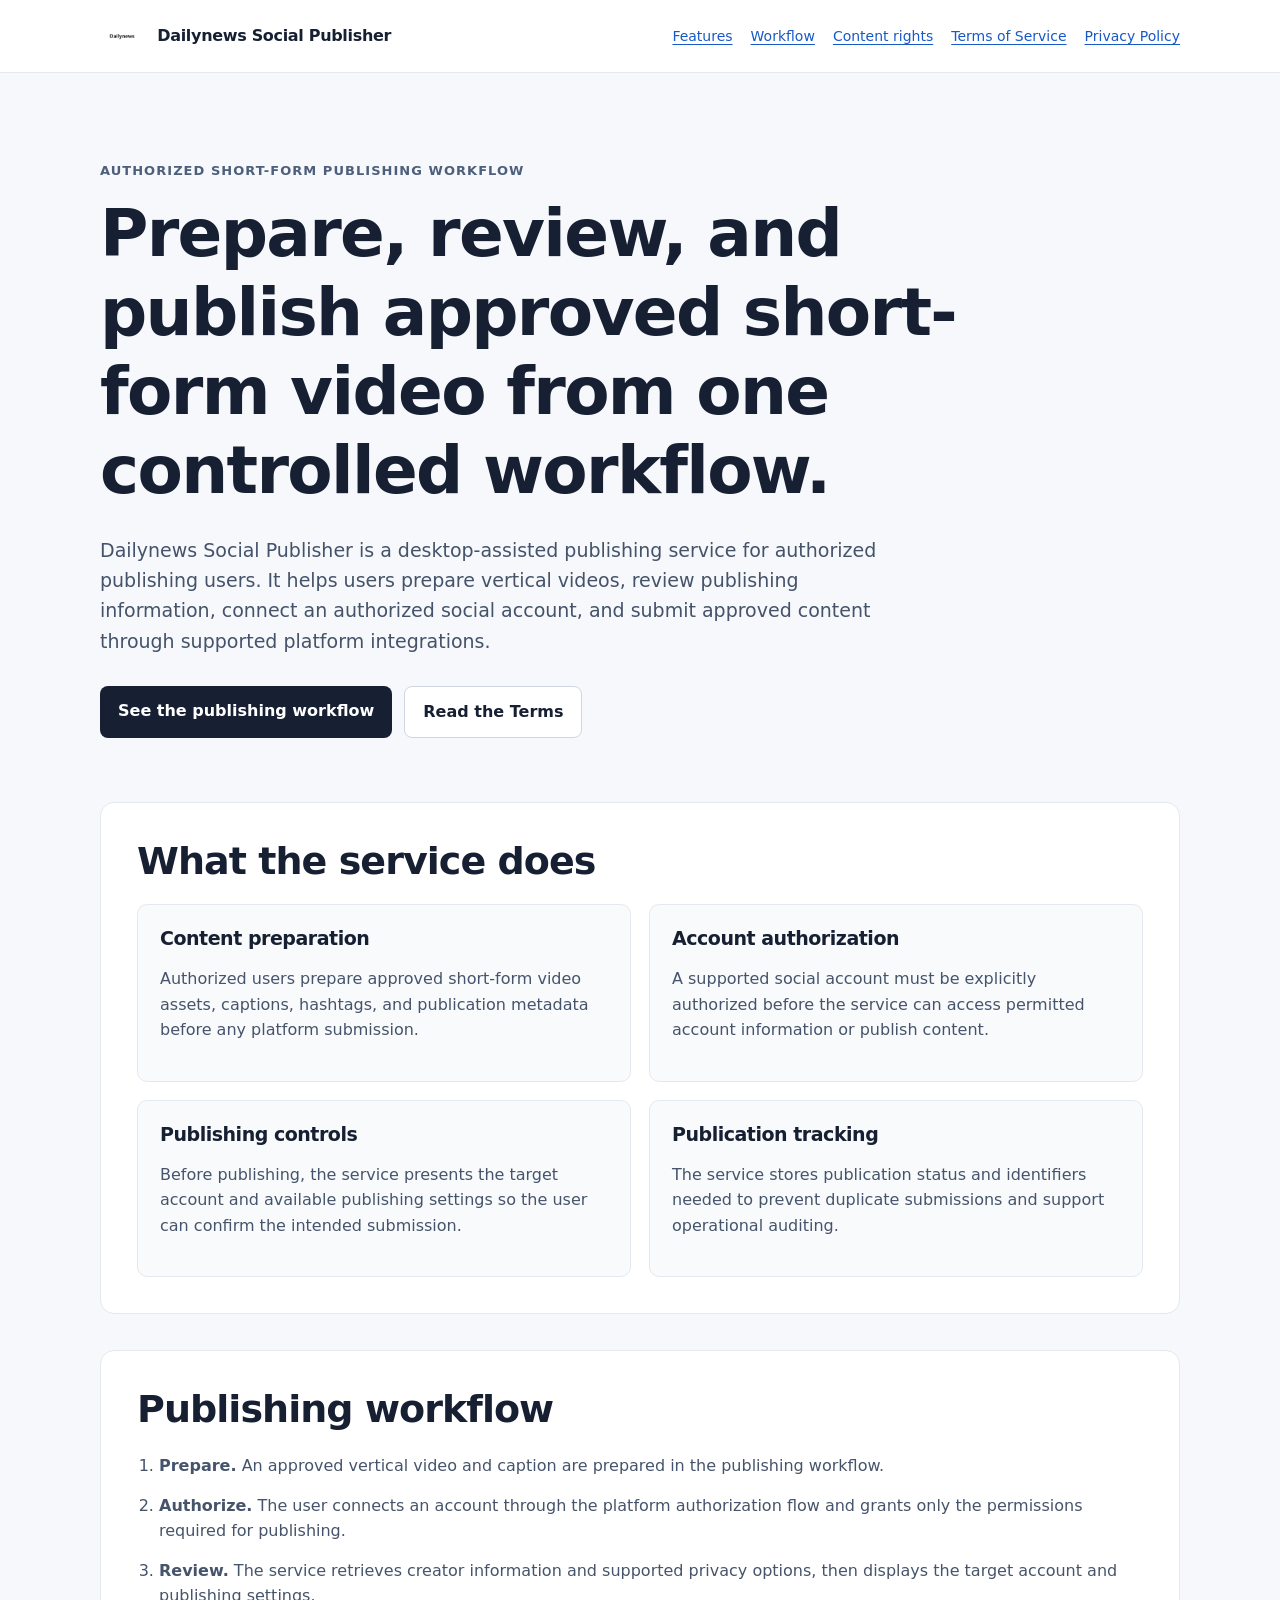
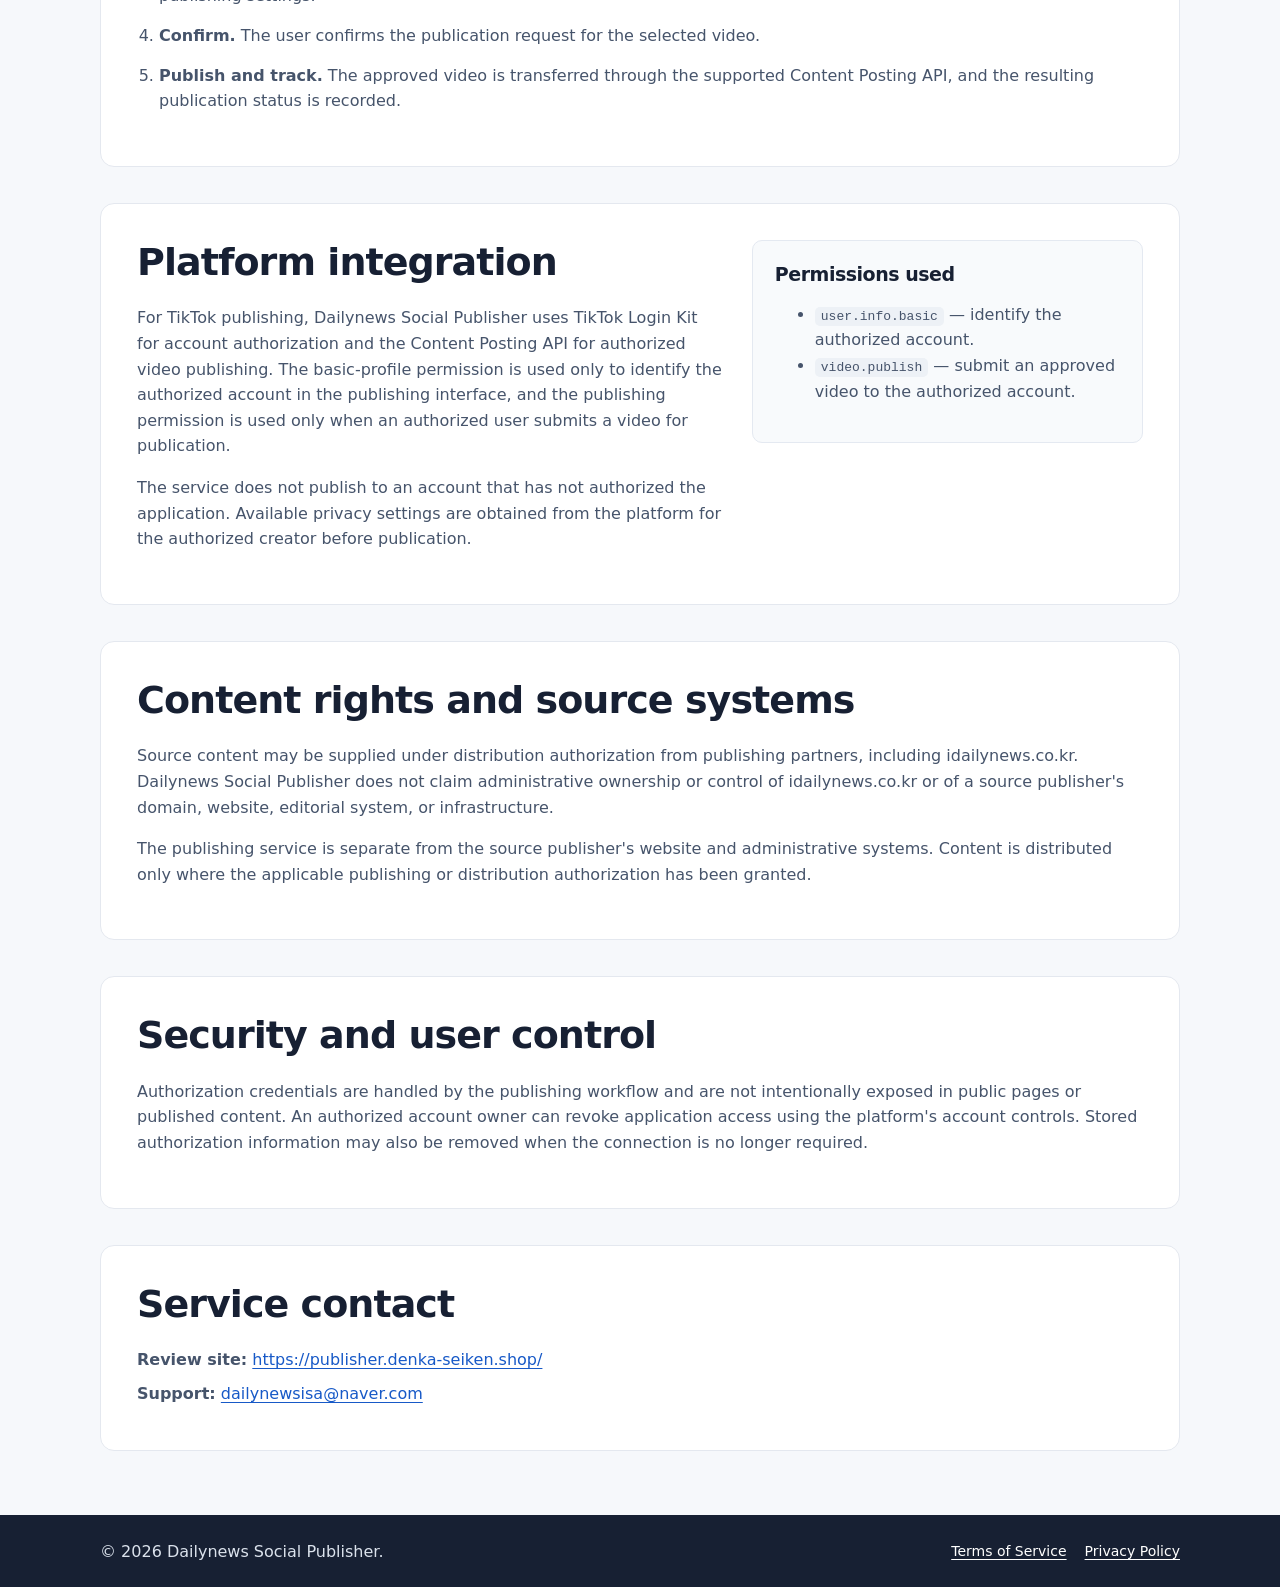
<file: index.html>
<!doctype html>
<html lang="en">
<head>
  <meta charset="utf-8">
  <meta name="viewport" content="width=device-width,initial-scale=1">
  <title>Dailynews Social Publisher</title>
  <meta name="description" content="Dailynews Social Publisher helps authorized publishing users prepare, review, and publish approved short-form video content through supported social-platform integrations.">
  <link rel="icon" type="image/png" href="app-icon.png">
  <link rel="stylesheet" href="style.css">
</head>
<body>
<header class="site-header">
  <div class="wrap header-inner">
    <a class="brand" href="index.html"><img class="brand-icon" src="app-icon.png" alt="Dailynews Social Publisher app icon" width="44" height="44"> Dailynews Social Publisher</a>
    <nav class="top-nav" aria-label="Primary navigation">
      <a href="#features">Features</a>
      <a href="#workflow">Workflow</a>
      <a href="#rights">Content rights</a>
      <a href="terms.html">Terms of Service</a>
      <a href="privacy.html">Privacy Policy</a>
    </nav>
  </div>
</header>

<main class="wrap">
  <section class="hero">
    <p class="eyebrow">Authorized short-form publishing workflow</p>
    <h1>Prepare, review, and publish approved short-form video from one controlled workflow.</h1>
    <p class="lead">
      Dailynews Social Publisher is a desktop-assisted publishing service for authorized publishing users. It helps users prepare vertical videos, review publishing information, connect an authorized social account, and submit approved content through supported platform integrations.
    </p>
    <div class="hero-actions">
      <a class="button" href="#workflow">See the publishing workflow</a>
      <a class="button secondary" href="terms.html">Read the Terms</a>
    </div>
  </section>

  <section id="features" class="section">
    <h2>What the service does</h2>
    <div class="grid">
      <article class="card">
        <h3>Content preparation</h3>
        <p>Authorized users prepare approved short-form video assets, captions, hashtags, and publication metadata before any platform submission.</p>
      </article>
      <article class="card">
        <h3>Account authorization</h3>
        <p>A supported social account must be explicitly authorized before the service can access permitted account information or publish content.</p>
      </article>
      <article class="card">
        <h3>Publishing controls</h3>
        <p>Before publishing, the service presents the target account and available publishing settings so the user can confirm the intended submission.</p>
      </article>
      <article class="card">
        <h3>Publication tracking</h3>
        <p>The service stores publication status and identifiers needed to prevent duplicate submissions and support operational auditing.</p>
      </article>
    </div>
  </section>

  <section id="workflow" class="section">
    <h2>Publishing workflow</h2>
    <ol class="steps">
      <li><strong>Prepare.</strong> An approved vertical video and caption are prepared in the publishing workflow.</li>
      <li><strong>Authorize.</strong> The user connects an account through the platform authorization flow and grants only the permissions required for publishing.</li>
      <li><strong>Review.</strong> The service retrieves creator information and supported privacy options, then displays the target account and publishing settings.</li>
      <li><strong>Confirm.</strong> The user confirms the publication request for the selected video.</li>
      <li><strong>Publish and track.</strong> The approved video is transferred through the supported Content Posting API, and the resulting publication status is recorded.</li>
    </ol>
  </section>

  <section class="section split">
    <div>
      <h2>Platform integration</h2>
      <p>
        For TikTok publishing, Dailynews Social Publisher uses TikTok Login Kit for account authorization and the Content Posting API for authorized video publishing. The basic-profile permission is used only to identify the authorized account in the publishing interface, and the publishing permission is used only when an authorized user submits a video for publication.
      </p>
      <p>
        The service does not publish to an account that has not authorized the application. Available privacy settings are obtained from the platform for the authorized creator before publication.
      </p>
    </div>
    <aside class="info-box">
      <h3>Permissions used</h3>
      <ul>
        <li><code>user.info.basic</code> — identify the authorized account.</li>
        <li><code>video.publish</code> — submit an approved video to the authorized account.</li>
      </ul>
    </aside>
  </section>

  <section id="rights" class="section">
    <h2>Content rights and source systems</h2>
    <p>
      Source content may be supplied under distribution authorization from publishing partners, including idailynews.co.kr. Dailynews Social Publisher does not claim administrative ownership or control of idailynews.co.kr or of a source publisher's domain, website, editorial system, or infrastructure.
    </p>
    <p>
      The publishing service is separate from the source publisher's website and administrative systems. Content is distributed only where the applicable publishing or distribution authorization has been granted.
    </p>
  </section>

  <section id="security" class="section">
    <h2>Security and user control</h2>
    <p>
      Authorization credentials are handled by the publishing workflow and are not intentionally exposed in public pages or published content. An authorized account owner can revoke application access using the platform's account controls. Stored authorization information may also be removed when the connection is no longer required.
    </p>
  </section>

  <section class="section contact">
    <h2>Service contact</h2>
    <p><strong>Review site:</strong> <a href="https://publisher.denka-seiken.shop/">https://publisher.denka-seiken.shop/</a></p>
    <p><strong>Support:</strong> <a href="mailto:dailynewsisa@naver.com">dailynewsisa@naver.com</a></p>
  </section>
</main>

<footer class="site-footer">
  <div class="wrap footer-inner">
    <span>© 2026 Dailynews Social Publisher.</span>
    <nav aria-label="Legal links">
      <a href="terms.html">Terms of Service</a>
      <a href="privacy.html">Privacy Policy</a>
    </nav>
  </div>
</footer>
</body>
</html>
</file>
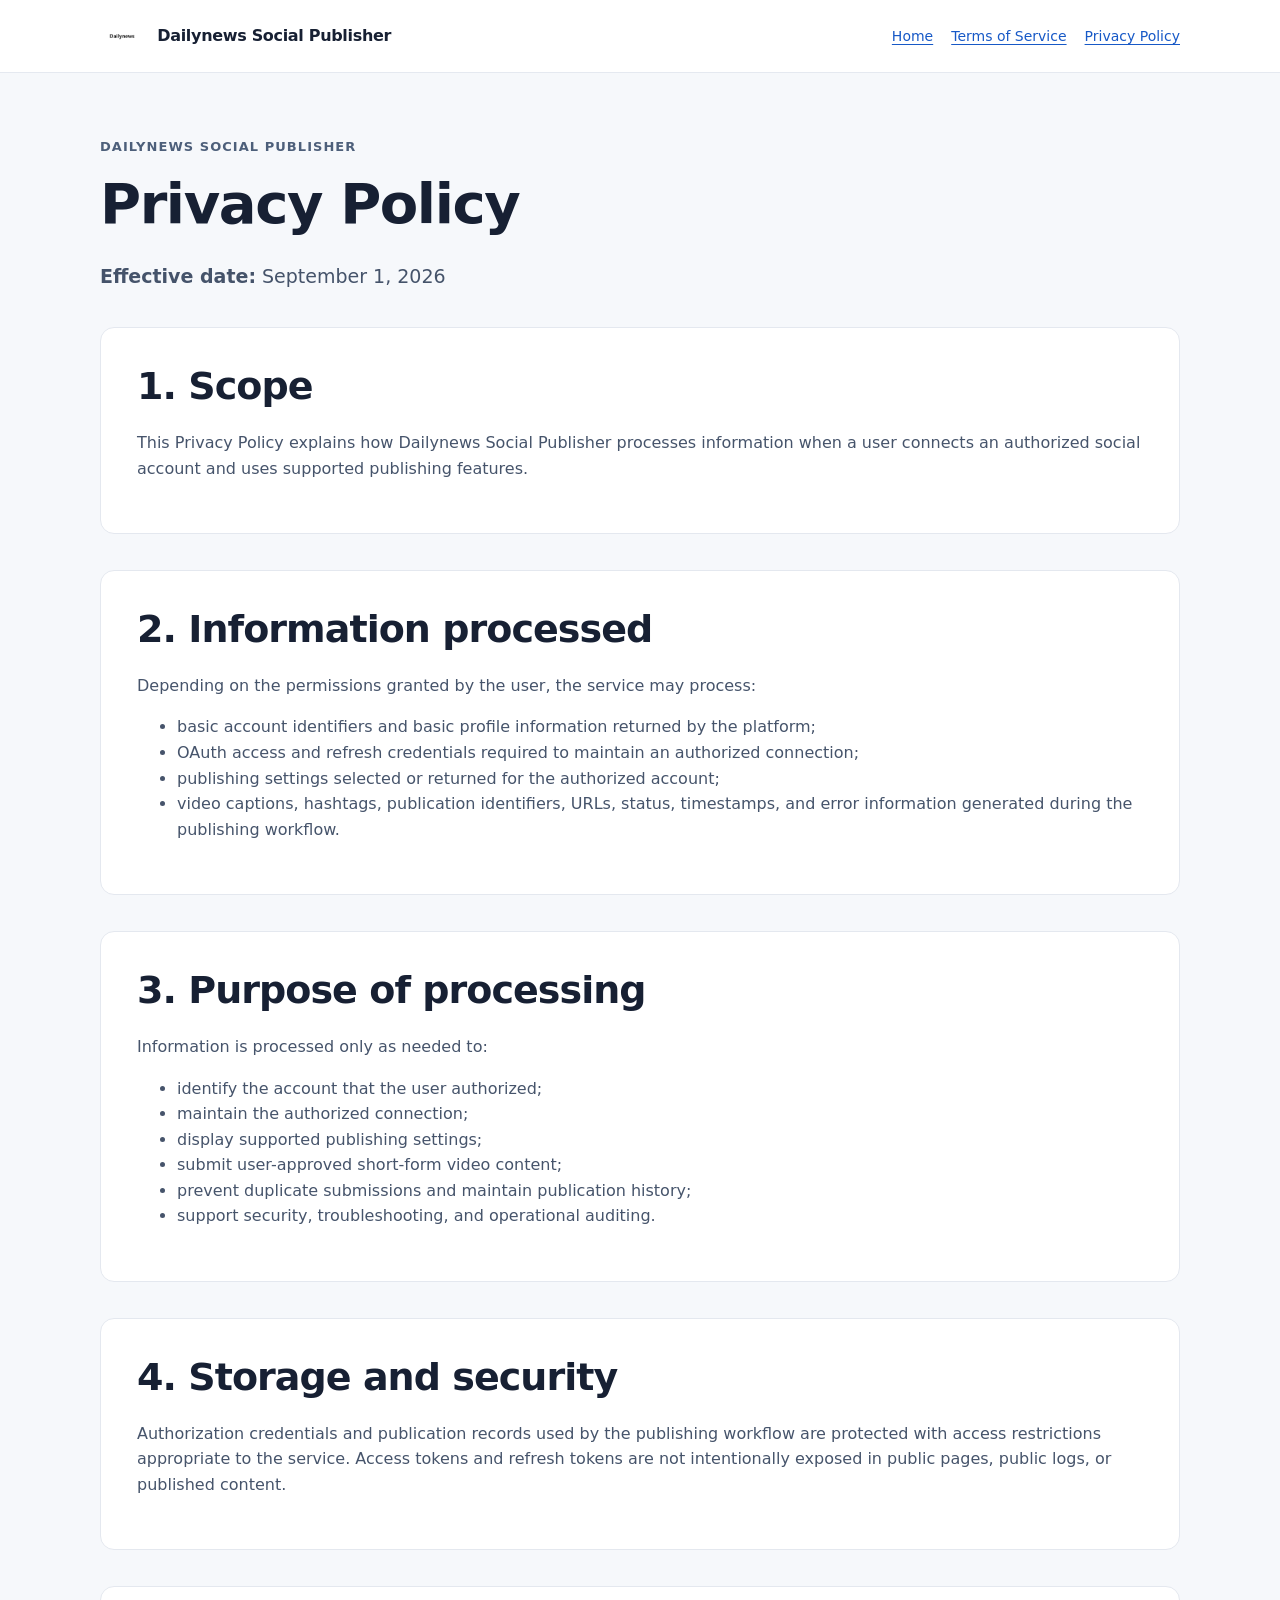
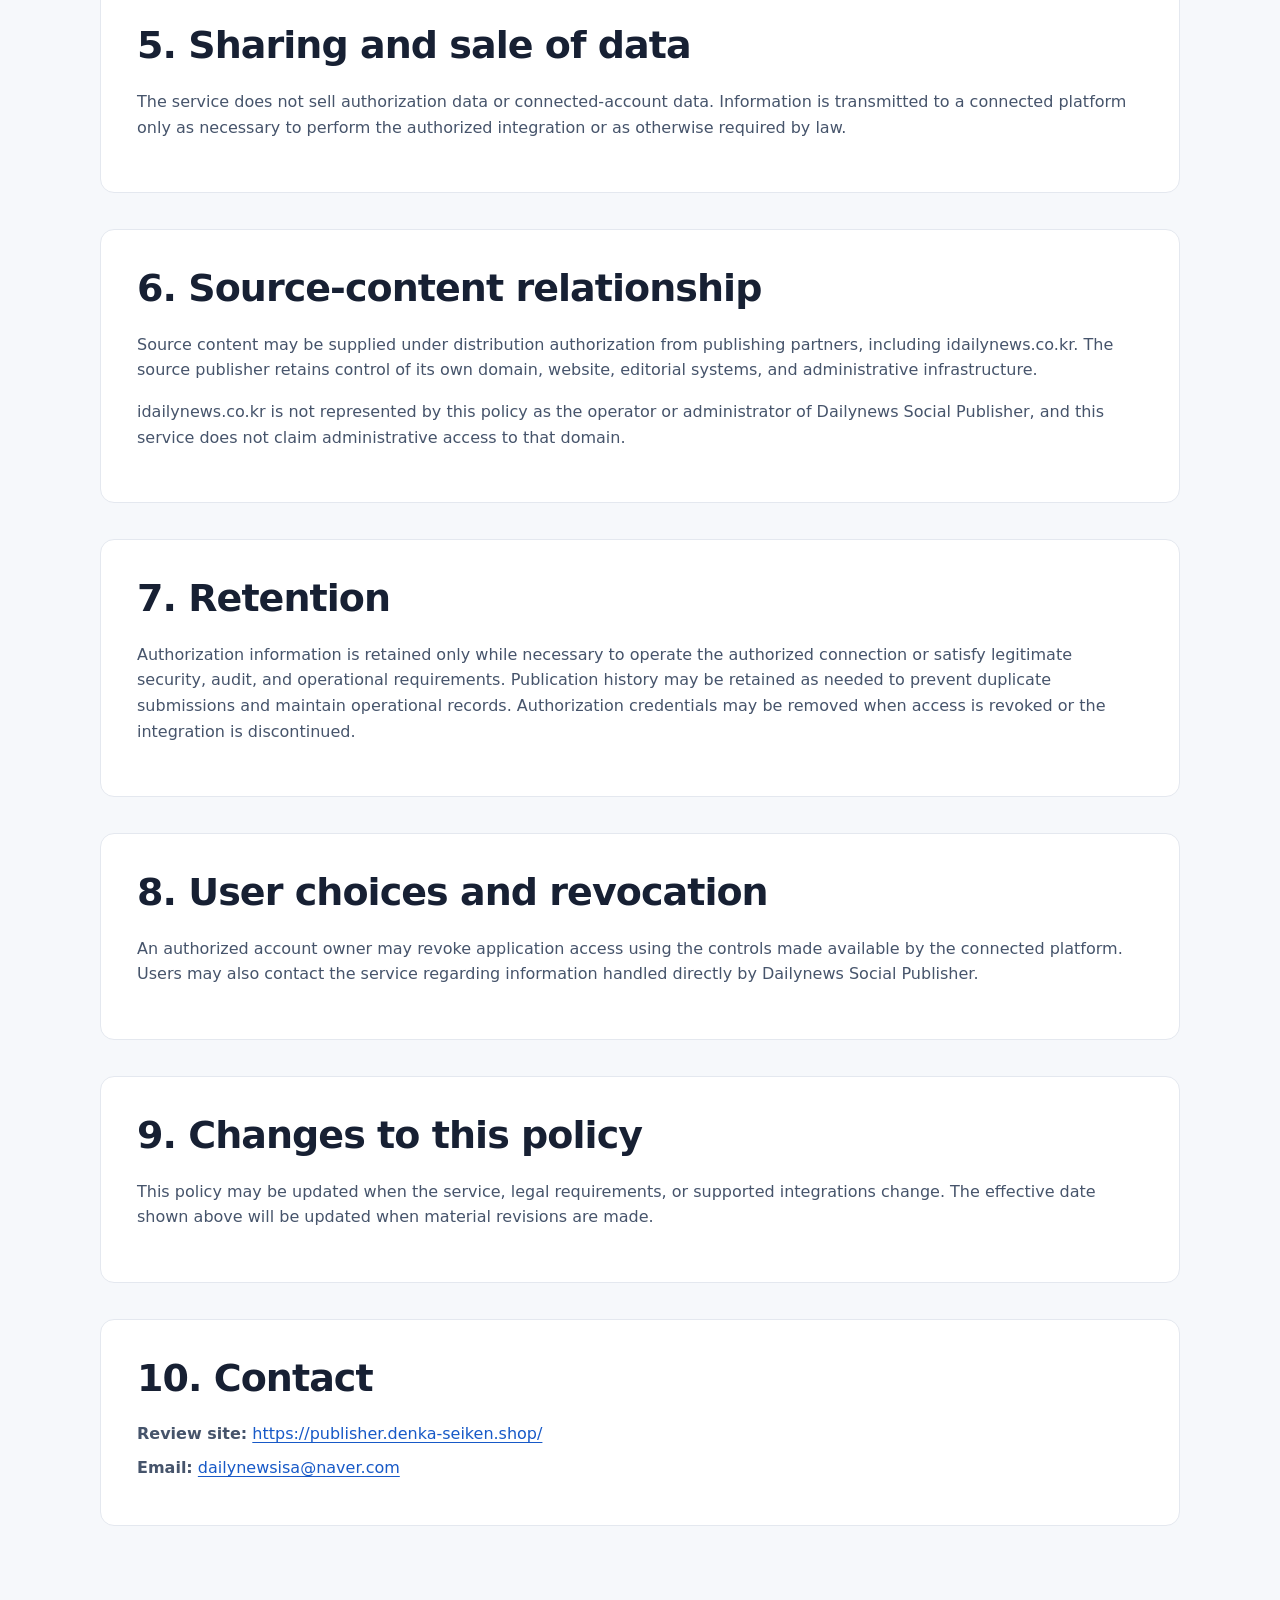
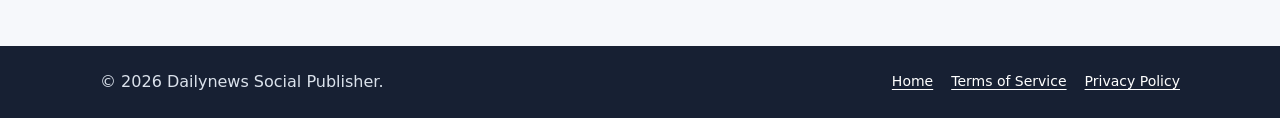
<file: privacy.html>
<!doctype html>
<html lang="en">
<head>
  <meta charset="utf-8">
  <meta name="viewport" content="width=device-width,initial-scale=1">
  <title>Privacy Policy - Dailynews Social Publisher</title>
  <meta name="description" content="Privacy Policy for Dailynews Social Publisher.">
  <link rel="icon" type="image/png" href="app-icon.png">
  <link rel="stylesheet" href="style.css">
</head>
<body>
<header class="site-header">
  <div class="wrap header-inner">
    <a class="brand" href="index.html"><img class="brand-icon" src="app-icon.png" alt="Dailynews Social Publisher app icon" width="44" height="44"> Dailynews Social Publisher</a>
    <nav class="top-nav" aria-label="Primary navigation">
      <a href="index.html">Home</a>
      <a href="terms.html">Terms of Service</a>
      <a href="privacy.html" aria-current="page">Privacy Policy</a>
    </nav>
  </div>
</header>

<main class="wrap legal-page">
  <p class="eyebrow">Dailynews Social Publisher</p>
  <h1>Privacy Policy</h1>
  <p class="lead"><strong>Effective date:</strong> September 1, 2026</p>

  <section class="section">
    <h2>1. Scope</h2>
    <p>This Privacy Policy explains how Dailynews Social Publisher processes information when a user connects an authorized social account and uses supported publishing features.</p>
  </section>

  <section class="section">
    <h2>2. Information processed</h2>
    <p>Depending on the permissions granted by the user, the service may process:</p>
    <ul>
      <li>basic account identifiers and basic profile information returned by the platform;</li>
      <li>OAuth access and refresh credentials required to maintain an authorized connection;</li>
      <li>publishing settings selected or returned for the authorized account;</li>
      <li>video captions, hashtags, publication identifiers, URLs, status, timestamps, and error information generated during the publishing workflow.</li>
    </ul>
  </section>

  <section class="section">
    <h2>3. Purpose of processing</h2>
    <p>Information is processed only as needed to:</p>
    <ul>
      <li>identify the account that the user authorized;</li>
      <li>maintain the authorized connection;</li>
      <li>display supported publishing settings;</li>
      <li>submit user-approved short-form video content;</li>
      <li>prevent duplicate submissions and maintain publication history;</li>
      <li>support security, troubleshooting, and operational auditing.</li>
    </ul>
  </section>

  <section class="section">
    <h2>4. Storage and security</h2>
    <p>Authorization credentials and publication records used by the publishing workflow are protected with access restrictions appropriate to the service. Access tokens and refresh tokens are not intentionally exposed in public pages, public logs, or published content.</p>
  </section>

  <section class="section">
    <h2>5. Sharing and sale of data</h2>
    <p>The service does not sell authorization data or connected-account data. Information is transmitted to a connected platform only as necessary to perform the authorized integration or as otherwise required by law.</p>
  </section>

  <section class="section">
    <h2>6. Source-content relationship</h2>
    <p>Source content may be supplied under distribution authorization from publishing partners, including idailynews.co.kr. The source publisher retains control of its own domain, website, editorial systems, and administrative infrastructure.</p>
    <p>idailynews.co.kr is not represented by this policy as the operator or administrator of Dailynews Social Publisher, and this service does not claim administrative access to that domain.</p>
  </section>

  <section class="section">
    <h2>7. Retention</h2>
    <p>Authorization information is retained only while necessary to operate the authorized connection or satisfy legitimate security, audit, and operational requirements. Publication history may be retained as needed to prevent duplicate submissions and maintain operational records. Authorization credentials may be removed when access is revoked or the integration is discontinued.</p>
  </section>

  <section class="section">
    <h2>8. User choices and revocation</h2>
    <p>An authorized account owner may revoke application access using the controls made available by the connected platform. Users may also contact the service regarding information handled directly by Dailynews Social Publisher.</p>
  </section>

  <section class="section">
    <h2>9. Changes to this policy</h2>
    <p>This policy may be updated when the service, legal requirements, or supported integrations change. The effective date shown above will be updated when material revisions are made.</p>
  </section>

  <section class="section contact">
    <h2>10. Contact</h2>
    <p><strong>Review site:</strong> <a href="https://publisher.denka-seiken.shop/">https://publisher.denka-seiken.shop/</a></p>
    <p><strong>Email:</strong> <a href="mailto:dailynewsisa@naver.com">dailynewsisa@naver.com</a></p>
  </section>
</main>

<footer class="site-footer">
  <div class="wrap footer-inner">
    <span>© 2026 Dailynews Social Publisher.</span>
    <nav aria-label="Legal links">
      <a href="index.html">Home</a>
      <a href="terms.html">Terms of Service</a>
      <a href="privacy.html">Privacy Policy</a>
    </nav>
  </div>
</footer>
</body>
</html>
</file>
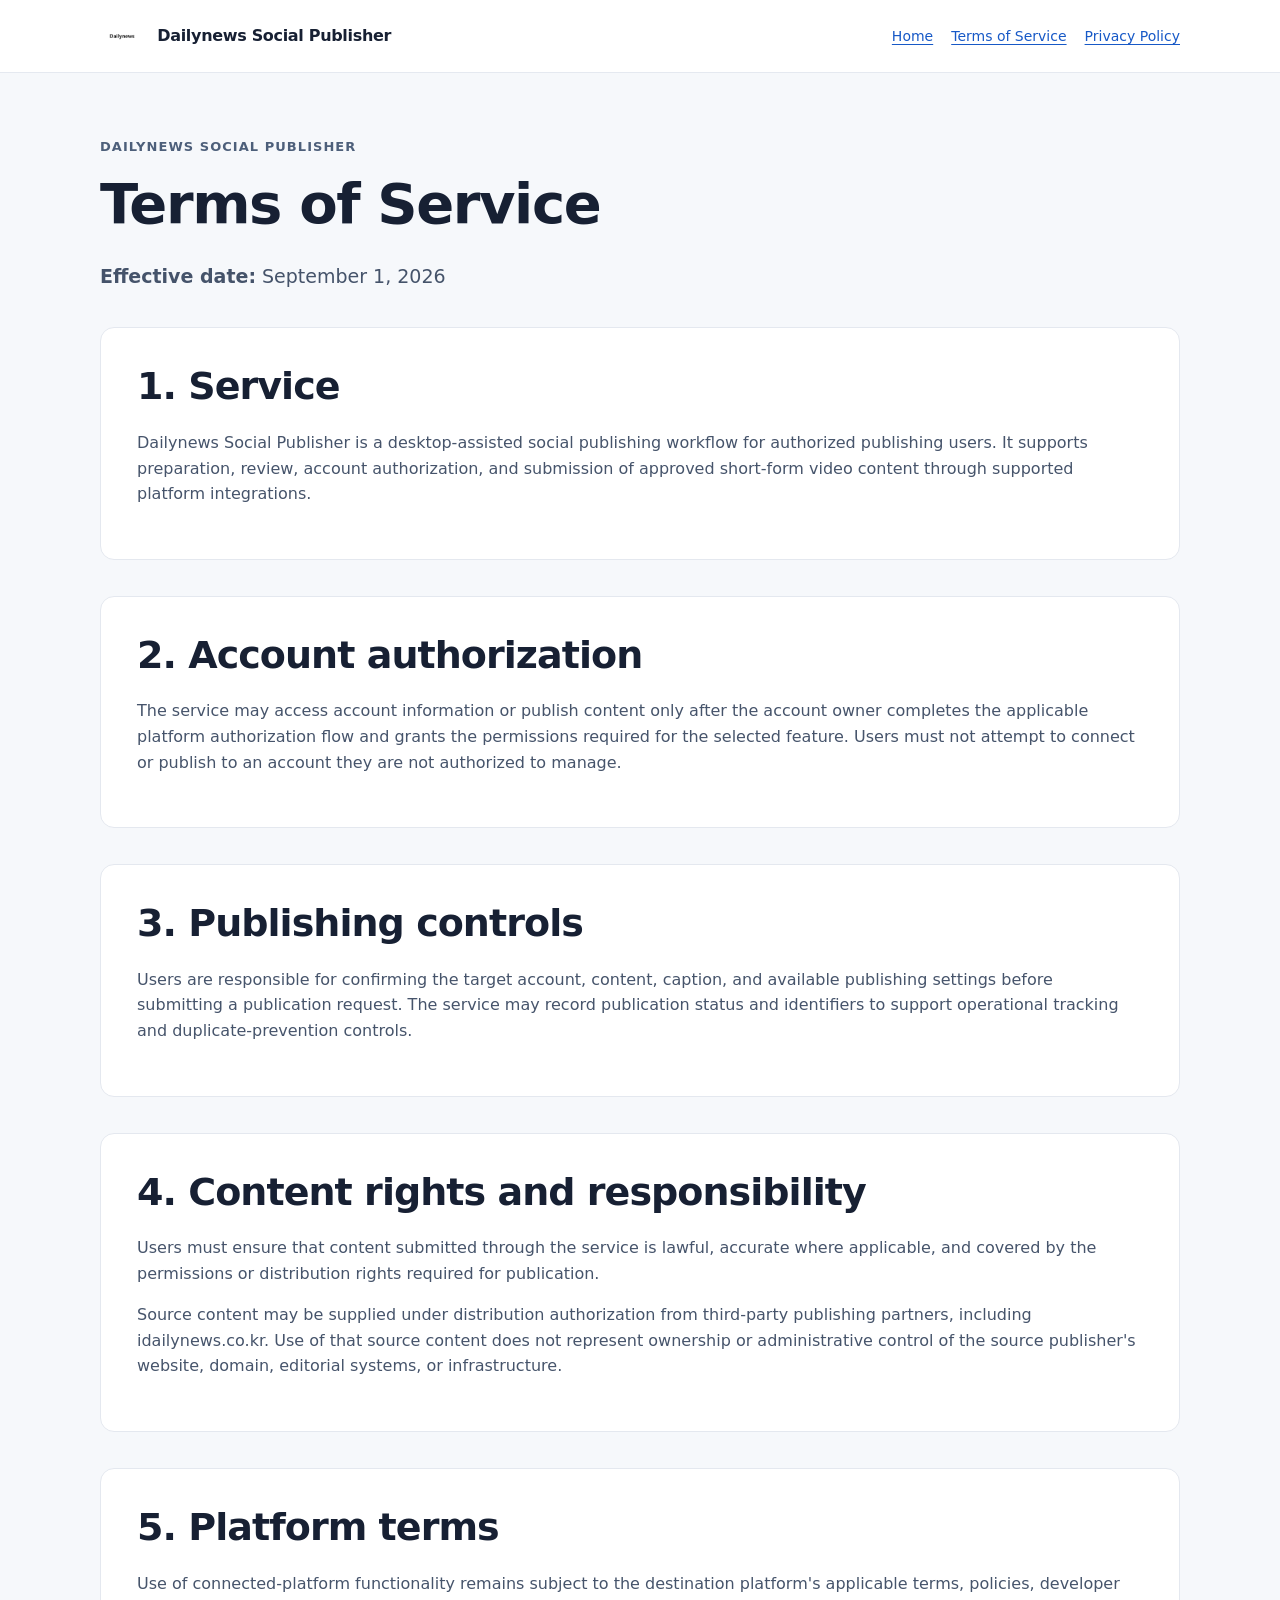
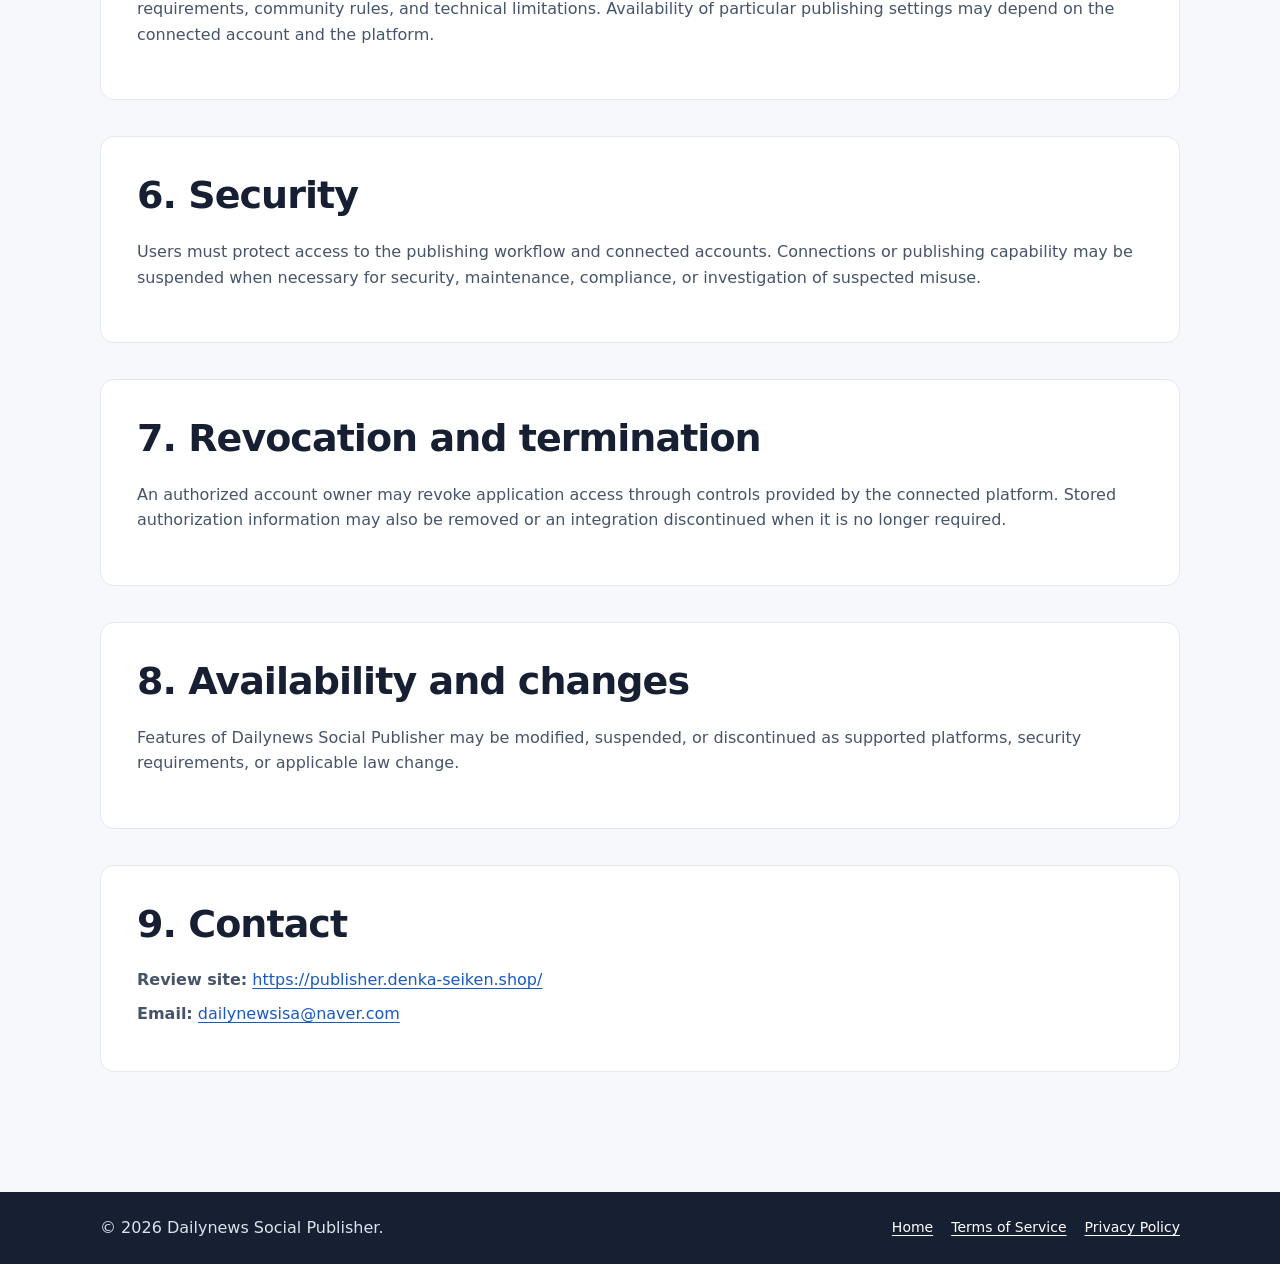
<file: terms.html>
<!doctype html>
<html lang="en">
<head>
  <meta charset="utf-8">
  <meta name="viewport" content="width=device-width,initial-scale=1">
  <title>Terms of Service - Dailynews Social Publisher</title>
  <meta name="description" content="Terms of Service for Dailynews Social Publisher.">
  <link rel="icon" type="image/png" href="app-icon.png">
  <link rel="stylesheet" href="style.css">
</head>
<body>
<header class="site-header">
  <div class="wrap header-inner">
    <a class="brand" href="index.html"><img class="brand-icon" src="app-icon.png" alt="Dailynews Social Publisher app icon" width="44" height="44"> Dailynews Social Publisher</a>
    <nav class="top-nav" aria-label="Primary navigation">
      <a href="index.html">Home</a>
      <a href="terms.html" aria-current="page">Terms of Service</a>
      <a href="privacy.html">Privacy Policy</a>
    </nav>
  </div>
</header>

<main class="wrap legal-page">
  <p class="eyebrow">Dailynews Social Publisher</p>
  <h1>Terms of Service</h1>
  <p class="lead"><strong>Effective date:</strong> September 1, 2026</p>

  <section class="section">
    <h2>1. Service</h2>
    <p>Dailynews Social Publisher is a desktop-assisted social publishing workflow for authorized publishing users. It supports preparation, review, account authorization, and submission of approved short-form video content through supported platform integrations.</p>
  </section>

  <section class="section">
    <h2>2. Account authorization</h2>
    <p>The service may access account information or publish content only after the account owner completes the applicable platform authorization flow and grants the permissions required for the selected feature. Users must not attempt to connect or publish to an account they are not authorized to manage.</p>
  </section>

  <section class="section">
    <h2>3. Publishing controls</h2>
    <p>Users are responsible for confirming the target account, content, caption, and available publishing settings before submitting a publication request. The service may record publication status and identifiers to support operational tracking and duplicate-prevention controls.</p>
  </section>

  <section class="section">
    <h2>4. Content rights and responsibility</h2>
    <p>Users must ensure that content submitted through the service is lawful, accurate where applicable, and covered by the permissions or distribution rights required for publication.</p>
    <p>Source content may be supplied under distribution authorization from third-party publishing partners, including idailynews.co.kr. Use of that source content does not represent ownership or administrative control of the source publisher's website, domain, editorial systems, or infrastructure.</p>
  </section>

  <section class="section">
    <h2>5. Platform terms</h2>
    <p>Use of connected-platform functionality remains subject to the destination platform's applicable terms, policies, developer requirements, community rules, and technical limitations. Availability of particular publishing settings may depend on the connected account and the platform.</p>
  </section>

  <section class="section">
    <h2>6. Security</h2>
    <p>Users must protect access to the publishing workflow and connected accounts. Connections or publishing capability may be suspended when necessary for security, maintenance, compliance, or investigation of suspected misuse.</p>
  </section>

  <section class="section">
    <h2>7. Revocation and termination</h2>
    <p>An authorized account owner may revoke application access through controls provided by the connected platform. Stored authorization information may also be removed or an integration discontinued when it is no longer required.</p>
  </section>

  <section class="section">
    <h2>8. Availability and changes</h2>
    <p>Features of Dailynews Social Publisher may be modified, suspended, or discontinued as supported platforms, security requirements, or applicable law change.</p>
  </section>

  <section class="section contact">
    <h2>9. Contact</h2>
    <p><strong>Review site:</strong> <a href="https://publisher.denka-seiken.shop/">https://publisher.denka-seiken.shop/</a></p>
    <p><strong>Email:</strong> <a href="mailto:dailynewsisa@naver.com">dailynewsisa@naver.com</a></p>
  </section>
</main>

<footer class="site-footer">
  <div class="wrap footer-inner">
    <span>© 2026 Dailynews Social Publisher.</span>
    <nav aria-label="Legal links">
      <a href="index.html">Home</a>
      <a href="terms.html">Terms of Service</a>
      <a href="privacy.html">Privacy Policy</a>
    </nav>
  </div>
</footer>
</body>
</html>
</file>
<file: style.css>
:root {
  font-family: Inter, ui-sans-serif, system-ui, -apple-system, BlinkMacSystemFont, "Segoe UI", sans-serif;
  color: #172033;
  background: #f6f8fb;
  line-height: 1.6;
}

* { box-sizing: border-box; }

html { scroll-behavior: smooth; }

body {
  margin: 0;
  background: #f6f8fb;
  color: #172033;
}

a {
  color: #1759c7;
  text-decoration-thickness: 1px;
  text-underline-offset: 3px;
}

a:hover { text-decoration-thickness: 2px; }

.wrap {
  width: min(1080px, calc(100% - 40px));
  margin: 0 auto;
}

.site-header {
  background: #ffffff;
  border-bottom: 1px solid #e5e9f0;
  position: sticky;
  top: 0;
  z-index: 10;
}

.header-inner,
.footer-inner {
  min-height: 72px;
  display: flex;
  align-items: center;
  justify-content: space-between;
  gap: 24px;
}

.brand {
  font-weight: 800;
  color: #172033;
  text-decoration: none;
  letter-spacing: -0.02em;
}

.top-nav,
.site-footer nav {
  display: flex;
  flex-wrap: wrap;
  gap: 18px;
}

.top-nav a,
.site-footer a {
  margin: 0;
  font-size: 14px;
}

.hero {
  padding: 88px 0 64px;
}

.eyebrow {
  margin: 0 0 12px;
  font-size: 13px;
  font-weight: 800;
  letter-spacing: 0.08em;
  text-transform: uppercase;
  color: #4d5f7a;
}

h1,
h2,
h3 {
  line-height: 1.2;
  letter-spacing: -0.025em;
}

h1 {
  max-width: 900px;
  margin: 0;
  font-size: clamp(38px, 6vw, 66px);
}

h2 {
  margin: 0 0 20px;
  font-size: clamp(28px, 4vw, 38px);
}

h3 {
  margin: 0 0 10px;
  font-size: 19px;
}

.lead {
  max-width: 820px;
  margin: 24px 0 0;
  font-size: 19px;
  color: #45536a;
}

.hero-actions {
  display: flex;
  flex-wrap: wrap;
  gap: 12px;
  margin-top: 30px;
}

.button {
  display: inline-block;
  padding: 12px 18px;
  border-radius: 8px;
  background: #172033;
  color: #ffffff;
  text-decoration: none;
  font-weight: 700;
}

.button.secondary {
  background: #ffffff;
  color: #172033;
  border: 1px solid #cfd6e2;
}

.section {
  margin: 0 0 36px;
  padding: 36px;
  background: #ffffff;
  border: 1px solid #e4e8ef;
  border-radius: 14px;
}

.grid {
  display: grid;
  grid-template-columns: repeat(2, minmax(0, 1fr));
  gap: 18px;
}

.card,
.info-box {
  padding: 22px;
  background: #f8fafc;
  border: 1px solid #e4e9f1;
  border-radius: 10px;
}

.card p,
.section p,
.section li {
  color: #46546b;
}

.steps {
  padding-left: 22px;
}

.steps li { margin-bottom: 14px; }

.split {
  display: grid;
  grid-template-columns: 1.5fr 1fr;
  gap: 28px;
  align-items: start;
}

.contact p { margin: 8px 0; }

.legal-page {
  padding: 64px 0 20px;
}

.legal-page > h1 {
  font-size: clamp(38px, 5vw, 56px);
}

.legal-page > .lead {
  margin-bottom: 36px;
}

.site-footer {
  margin-top: 64px;
  background: #172033;
  color: #dbe2ec;
}

.site-footer a { color: #ffffff; }

code {
  background: #edf1f6;
  padding: 2px 6px;
  border-radius: 5px;
}

@media (max-width: 760px) {
  .header-inner,
  .footer-inner {
    align-items: flex-start;
    flex-direction: column;
    padding: 18px 0;
  }

  .hero { padding-top: 56px; }

  .grid,
  .split {
    grid-template-columns: 1fr;
  }

  .section { padding: 24px; }
}

.brand-icon {
    width: 44px;
    height: 44px;
    object-fit: contain;
    vertical-align: middle;
    margin-right: 8px;
    border-radius: 8px;
}
</file>
